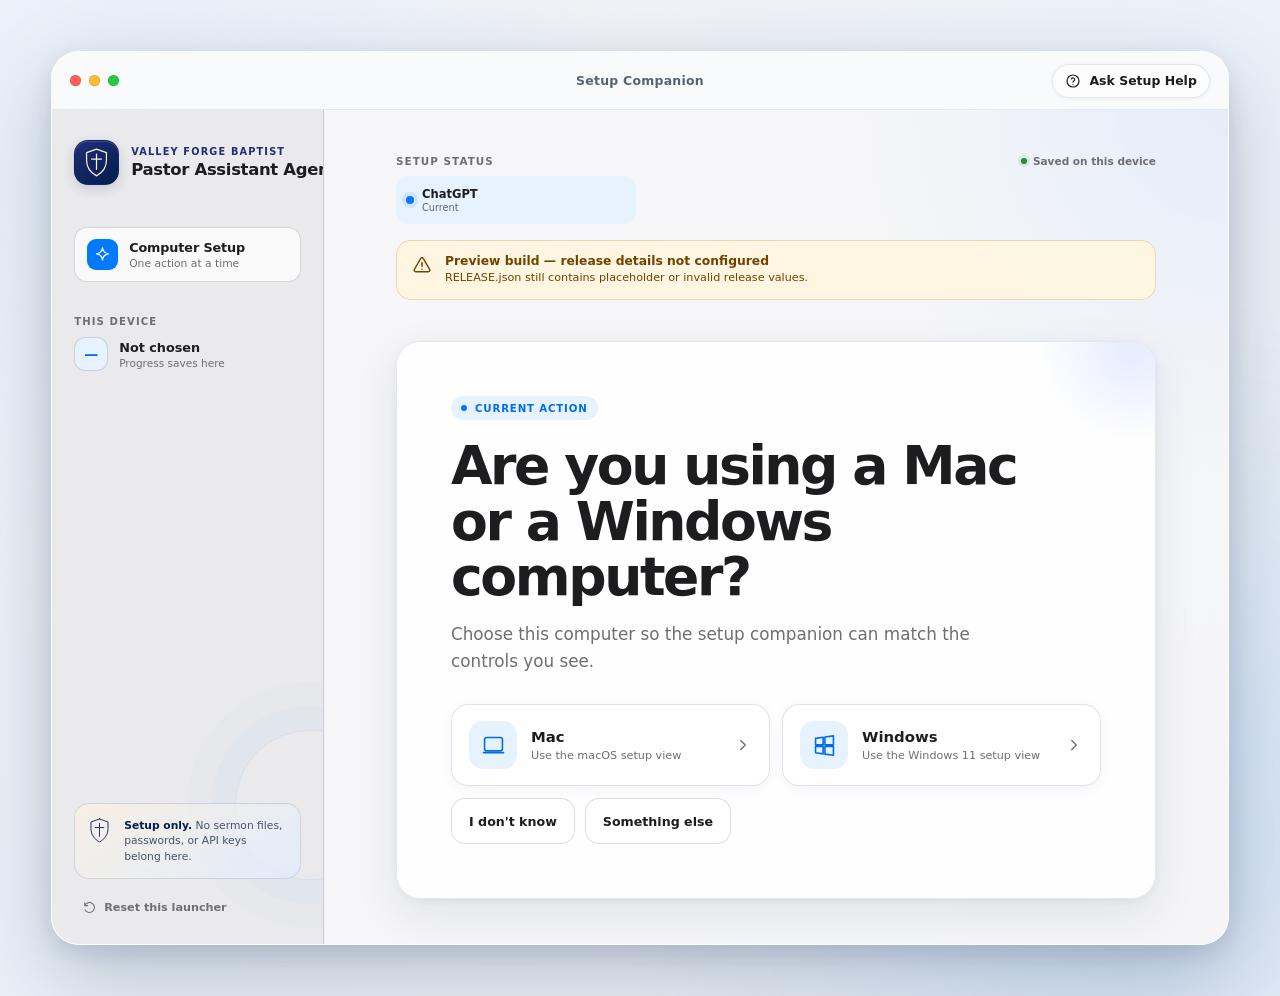
<file: index.html>
<!doctype html>
<html lang="en">
  <head>
    <meta charset="utf-8">
    <meta name="viewport" content="width=device-width, initial-scale=1">
    <meta name="robots" content="noindex">
    <meta http-equiv="refresh" content="0; url=./setup-ui/index.html">
    <title>Pastor Assistant Agent OS Setup</title>
    <script>
      window.location.replace("./setup-ui/index.html" + window.location.search + window.location.hash);
    </script>
  </head>
  <body>
    <p><a href="./setup-ui/index.html">Open Pastor Assistant Agent OS Setup</a></p>
  </body>
</html>
</file>
<file: setup-ui/styles.css>
:root {
  color-scheme: light;
  --vf-navy: #001e4b;
  --vf-royal: #232d78;
  --vf-cobalt: #4a75ff;
  --vf-sky: #e1ecff;
  --vf-cream: #f8f0e1;
  --system-bg: #f5f5f7;
  --system-panel: rgba(246, 246, 248, 0.9);
  --system-sidebar: rgba(232, 232, 234, 0.86);
  --system-card: rgba(255, 255, 255, 0.9);
  --system-text: #1d1d1f;
  --system-secondary: #6e6e73;
  --system-accent: #007aff;
  --system-accent-hover: #006ee6;
  --system-accent-soft: #e7f2ff;
  --system-line: rgba(60, 60, 67, 0.18);
  --navy: var(--system-text);
  --royal: var(--system-accent-hover);
  --cobalt: var(--system-accent);
  --sky: var(--system-accent-soft);
  --cream: var(--system-bg);
  --ink: var(--system-text);
  --ink-soft: var(--system-secondary);
  --line: var(--system-line);
  --line-strong: rgba(60, 60, 67, 0.3);
  --paper: var(--system-card);
  --success: #248a3d;
  --warning: #a05a00;
  --danger: #d70015;
  --font-display: "Niveau Grotesk", "Visby CF", "Visby", "Avenir Next", "Segoe UI Variable Display", system-ui, sans-serif;
  --font-body: "Visby CF", "Visby", "Niveau Grotesk", "Avenir Next", "Segoe UI Variable Text", system-ui, sans-serif;
  --shadow-window: 0 34px 90px rgba(0, 30, 75, 0.22), 0 8px 26px rgba(0, 30, 75, 0.12);
  --shadow-card: 0 16px 45px rgba(0, 30, 75, 0.09), 0 2px 10px rgba(0, 30, 75, 0.06);
  --radius-window: 28px;
  --radius-card: 24px;
  --radius-control: 14px;
  --ease-out: cubic-bezier(0.2, 0.8, 0.2, 1);
}

* {
  box-sizing: border-box;
}

.sr-only {
  position: absolute !important;
  width: 1px !important;
  height: 1px !important;
  padding: 0 !important;
  overflow: hidden !important;
  clip: rect(0, 0, 0, 0) !important;
  white-space: nowrap !important;
  border: 0 !important;
}

html {
  min-width: 320px;
  background: var(--cream);
  font-family: var(--font-body);
  -webkit-font-smoothing: antialiased;
}

body {
  min-height: 100vh;
  margin: 0;
  padding: clamp(18px, 4vw, 52px);
  overflow-x: hidden;
  color: var(--ink);
  background:
    radial-gradient(circle at 10% 12%, rgba(230, 239, 250, 0.94), transparent 31rem),
    radial-gradient(circle at 90% 84%, rgba(0, 122, 255, 0.13), transparent 34rem),
    linear-gradient(145deg, #f4f4f6 0%, #eaf1f8 52%, #f2f2f4 100%);
  transition: background 520ms var(--ease-out);
}

body[data-os-theme="windows"] {
  --system-bg: #f3f3f3;
  --system-panel: rgba(243, 243, 243, 0.94);
  --system-sidebar: rgba(243, 243, 243, 0.88);
  --system-card: #fbfbfb;
  --system-text: #1b1b1b;
  --system-secondary: #5d5d5d;
  --system-accent: #0067c0;
  --system-accent-hover: #005a9e;
  --system-accent-soft: #e5f1fb;
  --system-line: rgba(0, 0, 0, 0.09);
  --success: #107c10;
  --warning: #8a4f00;
  --danger: #c42b1c;
  --shadow-window: 0 24px 70px rgba(0, 30, 75, 0.18), 0 3px 14px rgba(0, 30, 75, 0.11);
  --shadow-card: 0 2px 6px rgba(0, 30, 75, 0.08);
  --radius-window: 10px;
  --radius-card: 8px;
  --radius-control: 6px;
  background:
    radial-gradient(circle at 85% 18%, rgba(0, 103, 192, 0.15), transparent 32rem),
    radial-gradient(circle at 12% 84%, rgba(220, 231, 241, 0.9), transparent 30rem),
    linear-gradient(135deg, #e7eef6 0%, #f3f3f3 46%, #e2eaf3 100%);
}

button,
textarea,
input {
  font: inherit;
}

button,
a {
  -webkit-tap-highlight-color: transparent;
}

button:not(:disabled),
a {
  cursor: pointer;
}

button:focus-visible,
a:focus-visible,
textarea:focus-visible {
  outline: 3px solid rgba(74, 117, 255, 0.38);
  outline-offset: 3px;
}

.svg-library {
  position: absolute;
  width: 0;
  height: 0;
  overflow: hidden;
}

svg {
  display: block;
  fill: none;
  stroke: currentColor;
  stroke-linecap: round;
  stroke-linejoin: round;
  stroke-width: 1.8;
}

.ambient {
  position: fixed;
  z-index: -1;
  width: 17rem;
  height: 17rem;
  border-radius: 999px;
  filter: blur(1px);
  pointer-events: none;
  opacity: 0.7;
  transition: border-radius 520ms var(--ease-out), transform 520ms var(--ease-out);
}

.ambient-one {
  top: -7rem;
  right: 12%;
  background: linear-gradient(135deg, rgba(0, 122, 255, 0.24), rgba(232, 239, 248, 0.08));
}

.ambient-two {
  bottom: -8rem;
  left: 5%;
  background: linear-gradient(135deg, rgba(246, 246, 248, 0.22), rgba(90, 123, 165, 0.14));
}

body[data-os-theme="windows"] .ambient {
  border-radius: 22%;
  transform: rotate(8deg) scale(1.08);
}

.app-window {
  position: relative;
  width: min(1180px, 100%);
  min-height: min(760px, calc(100vh - clamp(36px, 8vw, 104px)));
  margin: 0 auto;
  overflow: hidden;
  border: 1px solid rgba(255, 255, 255, 0.88);
  border-radius: var(--radius-window);
  background: var(--system-panel);
  box-shadow: var(--shadow-window);
  backdrop-filter: blur(28px) saturate(1.16);
  -webkit-backdrop-filter: blur(28px) saturate(1.16);
  transition:
    border-radius 520ms var(--ease-out),
    background 520ms var(--ease-out),
    box-shadow 520ms var(--ease-out);
}

body[data-os-theme="windows"] .app-window {
  border-color: rgba(255, 255, 255, 0.68);
  background: var(--system-panel);
  backdrop-filter: blur(38px) saturate(1.05);
  -webkit-backdrop-filter: blur(38px) saturate(1.05);
}

.titlebar {
  position: relative;
  z-index: 3;
  display: grid;
  grid-template-columns: 1fr auto 1fr;
  align-items: center;
  min-height: 58px;
  padding: 0 18px;
  border-bottom: 1px solid rgba(0, 30, 75, 0.08);
  background: rgba(255, 255, 255, 0.42);
  transition: background 520ms var(--ease-out), min-height 520ms var(--ease-out);
}

body[data-os-theme="windows"] .titlebar {
  grid-template-columns: auto 1fr auto;
  min-height: 50px;
  padding-left: 16px;
  background: rgba(241, 246, 254, 0.76);
}

.window-dots {
  display: flex;
  gap: 8px;
  justify-self: start;
}

.window-dots span {
  width: 11px;
  height: 11px;
  border-radius: 50%;
  background: #ff5f57;
  box-shadow: inset 0 0 0 0.5px rgba(0, 0, 0, 0.16);
}

.window-dots span:nth-child(2) {
  background: #febc2e;
}

.window-dots span:nth-child(3) {
  background: #28c840;
}

body[data-os-theme="windows"] .window-dots {
  width: 18px;
  height: 18px;
  display: grid;
  grid-template-columns: repeat(2, 6px);
  grid-template-rows: repeat(2, 6px);
  gap: 2px;
  margin-right: 10px;
}

body[data-os-theme="windows"] .window-dots span {
  width: 6px;
  height: 6px;
  border-radius: 1px;
  background: var(--cobalt);
  box-shadow: none;
}

body[data-os-theme="windows"] .window-dots span:first-child {
  grid-column: 1;
  grid-row: 1;
}

body[data-os-theme="windows"] .window-dots span:nth-child(2) {
  grid-column: 2;
  grid-row: 1;
}

body[data-os-theme="windows"] .window-dots span:nth-child(3) {
  grid-column: 1;
  grid-row: 2;
}

body[data-os-theme="windows"] .window-dots::after {
  content: "";
  grid-column: 2;
  grid-row: 2;
  border-radius: 1px;
  background: var(--cobalt);
}

.titlebar-name {
  margin: 0;
  color: rgba(16, 34, 60, 0.7);
  font-size: 0.78rem;
  font-weight: 700;
  letter-spacing: 0.02em;
}

body[data-os-theme="windows"] .titlebar-name {
  justify-self: start;
  font-size: 0.8rem;
  font-weight: 600;
}

.help-button {
  display: inline-flex;
  align-items: center;
  justify-self: end;
  gap: 8px;
  min-height: 34px;
  padding: 7px 12px;
  border: 1px solid rgba(0, 30, 75, 0.1);
  border-radius: 999px;
  color: var(--navy);
  background: rgba(255, 255, 255, 0.68);
  box-shadow: 0 1px 4px rgba(0, 30, 75, 0.05);
  font-size: 0.78rem;
  font-weight: 750;
  transition: transform 180ms ease, border-color 180ms ease, background 180ms ease, border-radius 520ms var(--ease-out);
}

.help-button:hover {
  transform: translateY(-1px);
  border-color: rgba(74, 117, 255, 0.35);
  background: #fff;
}

.help-button svg {
  width: 16px;
  height: 16px;
}

body[data-os-theme="windows"] .help-button {
  border-radius: 5px;
  background: rgba(255, 255, 255, 0.8);
}

.app-body {
  display: grid;
  grid-template-columns: 272px minmax(0, 1fr);
  min-height: calc(760px - 58px);
  transition: grid-template-columns 520ms var(--ease-out);
}

body[data-os-theme="windows"] .app-body {
  grid-template-columns: 248px minmax(0, 1fr);
  min-height: calc(760px - 50px);
}

.sidebar {
  position: relative;
  display: flex;
  flex-direction: column;
  padding: 30px 22px 22px;
  overflow: hidden;
  color: var(--system-text);
  border-right: 1px solid var(--system-line);
  background: var(--system-sidebar);
  transition: color 520ms var(--ease-out), background 520ms var(--ease-out), padding 520ms var(--ease-out);
}

.sidebar::after {
  content: "";
  position: absolute;
  right: -62px;
  bottom: 64px;
  width: 148px;
  height: 148px;
  border: 1px solid rgba(0, 122, 255, 0.09);
  border-radius: 50%;
  box-shadow: 0 0 0 24px rgba(0, 122, 255, 0.025), 0 0 0 48px rgba(0, 122, 255, 0.018);
  pointer-events: none;
  transition: opacity 300ms ease;
}

body[data-os-theme="windows"] .sidebar {
  padding: 25px 14px 18px;
  color: var(--system-text);
  border-right: 1px solid var(--system-line);
  background: var(--system-sidebar);
}

body[data-os-theme="windows"] .sidebar::after {
  opacity: 0;
}

.brand-lockup {
  position: relative;
  z-index: 1;
  display: flex;
  align-items: center;
  gap: 12px;
  min-width: 0;
}

.brand-mark {
  display: grid;
  flex: 0 0 auto;
  width: 45px;
  height: 45px;
  place-items: center;
  border: 1px solid rgba(0, 30, 75, 0.18);
  border-radius: 14px;
  color: var(--vf-cream);
  background: linear-gradient(145deg, var(--vf-royal), var(--vf-navy));
  box-shadow: inset 0 1px 0 rgba(255, 255, 255, 0.18), 0 4px 12px rgba(0, 30, 75, 0.16);
  transition: border-radius 520ms var(--ease-out), color 520ms var(--ease-out), background 520ms var(--ease-out);
}

.brand-mark svg {
  width: 25px;
  height: 29px;
  stroke-width: 1.6;
}

body[data-os-theme="windows"] .brand-mark {
  width: 40px;
  height: 40px;
  border-color: rgba(0, 30, 75, 0.18);
  border-radius: 7px;
  color: var(--vf-cream);
  background: linear-gradient(145deg, var(--vf-royal), var(--vf-navy));
}

.brand-lockup h1,
.brand-lockup p {
  overflow: hidden;
  margin: 0;
  text-overflow: ellipsis;
  white-space: nowrap;
}

.brand-kicker {
  margin-bottom: 3px !important;
  color: var(--vf-royal);
  font-size: 0.61rem;
  font-weight: 800;
  letter-spacing: 0.12em;
  text-transform: uppercase;
  transition: color 520ms var(--ease-out);
}

body[data-os-theme="windows"] .brand-kicker {
  color: var(--vf-royal);
}

.brand-lockup h1 {
  font-family: var(--font-display);
  font-size: 1.03rem;
  font-weight: 780;
  letter-spacing: -0.02em;
}

.sidebar-selection {
  position: relative;
  z-index: 1;
  display: flex;
  align-items: center;
  gap: 11px;
  margin-top: 42px;
  padding: 11px 12px;
  border: 1px solid var(--system-line);
  border-radius: 13px;
  background: rgba(255, 255, 255, 0.7);
  box-shadow: none;
  transition: border-radius 520ms var(--ease-out), background 520ms var(--ease-out), border-color 520ms var(--ease-out), box-shadow 520ms var(--ease-out);
}

body[data-os-theme="windows"] .sidebar-selection {
  margin-top: 34px;
  padding: 10px;
  border-color: var(--system-line);
  border-radius: 5px;
  background: rgba(255, 255, 255, 0.72);
  box-shadow: inset 3px 0 0 var(--system-accent), 0 1px 3px rgba(0, 0, 0, 0.05);
}

.selection-icon {
  display: grid;
  flex: 0 0 auto;
  width: 31px;
  height: 31px;
  place-items: center;
  border-radius: 9px;
  color: #fff;
  background: var(--system-accent);
  transition: border-radius 520ms var(--ease-out);
}

body[data-os-theme="windows"] .selection-icon {
  border-radius: 4px;
  background: var(--cobalt);
}

.selection-icon svg {
  width: 17px;
  height: 17px;
}

.sidebar-selection > span:last-child {
  display: grid;
  gap: 2px;
  min-width: 0;
}

.sidebar-selection strong {
  font-size: 0.8rem;
  letter-spacing: -0.01em;
}

.sidebar-selection small {
  color: var(--system-secondary);
  font-size: 0.67rem;
  transition: color 520ms var(--ease-out);
}

body[data-os-theme="windows"] .sidebar-selection small {
  color: var(--ink-soft);
}

.sidebar-context {
  position: relative;
  z-index: 1;
  margin-top: 34px;
}

.sidebar-label {
  margin: 0 0 10px;
  color: var(--system-secondary);
  font-size: 0.63rem;
  font-weight: 800;
  letter-spacing: 0.11em;
  text-transform: uppercase;
  transition: color 520ms var(--ease-out);
}

body[data-os-theme="windows"] .sidebar-label {
  padding-left: 8px;
  color: var(--ink-soft);
}

.device-summary {
  display: flex;
  align-items: center;
  gap: 11px;
}

body[data-os-theme="windows"] .device-summary {
  padding: 9px;
  border: 1px solid rgba(0, 30, 75, 0.08);
  border-radius: 5px;
  background: rgba(255, 255, 255, 0.52);
}

.device-symbol {
  display: grid;
  flex: 0 0 auto;
  width: 34px;
  height: 34px;
  place-items: center;
  border: 1px solid var(--system-line);
  border-radius: 11px;
  color: var(--system-accent-hover);
  background: var(--system-accent-soft);
  font-size: 0.88rem;
  font-weight: 800;
  transition: border-radius 520ms var(--ease-out), color 520ms var(--ease-out), background 520ms var(--ease-out), border-color 520ms var(--ease-out);
}

body[data-os-theme="windows"] .device-symbol {
  border-color: rgba(74, 117, 255, 0.14);
  border-radius: 4px;
  color: var(--royal);
  background: var(--sky);
}

.device-summary > span:last-child {
  display: grid;
  gap: 2px;
}

.device-summary strong {
  font-size: 0.8rem;
}

.device-summary small {
  color: var(--system-secondary);
  font-size: 0.66rem;
  transition: color 520ms var(--ease-out);
}

body[data-os-theme="windows"] .device-summary small {
  color: var(--ink-soft);
}

.sidebar-note {
  position: relative;
  z-index: 1;
  display: grid;
  grid-template-columns: 25px 1fr;
  gap: 10px;
  margin-top: auto;
  padding: 14px;
  border: 1px solid rgba(0, 30, 75, 0.12);
  border-radius: 15px;
  background: linear-gradient(145deg, rgba(248, 240, 225, 0.78), rgba(225, 236, 255, 0.8));
  transition: border-radius 520ms var(--ease-out), background 520ms var(--ease-out), border-color 520ms var(--ease-out);
}

body[data-os-theme="windows"] .sidebar-note {
  border-color: rgba(0, 30, 75, 0.08);
  border-radius: 6px;
  background: rgba(255, 255, 255, 0.52);
}

.sidebar-note svg {
  width: 21px;
  height: 25px;
  color: var(--vf-royal);
  stroke-width: 1.5;
  transition: color 520ms var(--ease-out);
}

body[data-os-theme="windows"] .sidebar-note svg {
  color: var(--royal);
}

.sidebar-note p {
  margin: 0;
  color: #46536a;
  font-size: 0.67rem;
  line-height: 1.45;
  transition: color 520ms var(--ease-out);
}

.sidebar-note strong {
  color: var(--vf-navy);
  transition: color 520ms var(--ease-out);
}

body[data-os-theme="windows"] .sidebar-note p {
  color: var(--ink-soft);
}

body[data-os-theme="windows"] .sidebar-note strong {
  color: var(--ink);
}

.reset-button {
  position: relative;
  z-index: 1;
  display: inline-flex;
  align-items: center;
  align-self: flex-start;
  gap: 7px;
  margin-top: 14px;
  padding: 7px 8px;
  border: 0;
  border-radius: 8px;
  color: var(--system-secondary);
  background: transparent;
  font-size: 0.7rem;
  font-weight: 700;
  transition: color 180ms ease, background 180ms ease;
}

.reset-button:hover {
  color: var(--system-text);
  background: rgba(0, 0, 0, 0.05);
}

body[data-os-theme="windows"] .reset-button {
  color: var(--ink-soft);
}

body[data-os-theme="windows"] .reset-button:hover {
  color: var(--navy);
  background: rgba(255, 255, 255, 0.74);
}

.reset-button svg {
  width: 15px;
  height: 15px;
}

.main-panel {
  min-width: 0;
  padding: clamp(24px, 4vw, 45px);
  background:
    radial-gradient(circle at 100% 0%, rgba(0, 122, 255, 0.07), transparent 24rem),
    rgba(246, 246, 248, 0.62);
  transition: background 520ms var(--ease-out), padding 520ms var(--ease-out);
}

body[data-os-theme="windows"] .main-panel {
  padding: clamp(24px, 3.5vw, 42px);
  background: rgba(243, 243, 243, 0.7);
}

.status-region {
  width: min(760px, 100%);
  margin: 0 auto;
}

.status-heading {
  display: flex;
  align-items: center;
  justify-content: space-between;
  gap: 16px;
  margin-bottom: 9px;
}

.status-heading p {
  margin: 0;
  color: var(--ink-soft);
  font-size: 0.65rem;
  font-weight: 820;
  letter-spacing: 0.1em;
  text-transform: uppercase;
}

#save-indicator {
  display: inline-flex;
  align-items: center;
  gap: 6px;
  color: var(--ink-soft);
  font-size: 0.66rem;
  font-weight: 650;
}

#save-indicator > span {
  width: 6px;
  height: 6px;
  border-radius: 50%;
  background: var(--success);
  box-shadow: 0 0 0 3px rgba(24, 121, 78, 0.1);
}

#save-indicator.is-unsaved > span {
  background: var(--warning);
  box-shadow: 0 0 0 3px rgba(154, 91, 0, 0.1);
}

.status-strip {
  display: grid;
  grid-template-columns: minmax(0, 240px);
  gap: 8px;
  margin: 0;
  padding: 0;
  border: 0;
  border-radius: 18px;
  list-style: none;
  background: transparent;
  box-shadow: none;
  transition: border-radius 520ms var(--ease-out), box-shadow 520ms var(--ease-out), background 520ms var(--ease-out);
}

body[data-os-theme="windows"] .status-strip {
  gap: 1px;
  padding: 0;
  overflow: hidden;
  border-radius: 6px;
  background: transparent;
  box-shadow: none;
}

.status-strip li {
  position: relative;
  display: flex;
  align-items: center;
  min-width: 0;
  gap: 8px;
  min-height: 48px;
  padding: 8px 10px;
  border-radius: 13px;
  color: var(--ink-soft);
  transition: border-radius 520ms var(--ease-out), background 520ms var(--ease-out), color 180ms ease;
}

body[data-os-theme="windows"] .status-strip li {
  min-height: 52px;
  border-radius: 0;
  border-left: 1px solid rgba(0, 30, 75, 0.07);
}

body[data-os-theme="windows"] .status-strip li:first-child {
  border-left: 0;
}

.status-strip li[data-status="chatgpt"] {
  color: var(--navy);
  background: var(--sky);
}

body[data-os-theme="windows"] .status-strip li[data-status="chatgpt"] {
  box-shadow: inset 0 -3px 0 var(--cobalt);
  background: rgba(225, 236, 255, 0.78);
}

.status-strip li > span:last-child {
  display: grid;
  min-width: 0;
  gap: 1px;
}

.status-strip strong,
.status-strip small {
  overflow: hidden;
  text-overflow: ellipsis;
  white-space: nowrap;
}

.status-strip strong {
  font-size: 0.72rem;
  font-weight: 790;
}

.status-strip small {
  color: inherit;
  font-size: 0.61rem;
  opacity: 0.66;
}

.status-dot {
  flex: 0 0 auto;
  width: 8px;
  height: 8px;
  border-radius: 50%;
  background: var(--cobalt);
  box-shadow: 0 0 0 4px rgba(74, 117, 255, 0.13);
}

.status-strip svg {
  flex: 0 0 auto;
  width: 14px;
  height: 14px;
  opacity: 0.48;
}

.configuration-alert {
  display: grid;
  grid-template-columns: 22px minmax(0, 1fr);
  gap: 11px;
  width: min(760px, 100%);
  margin: 16px auto 0;
  padding: 13px 15px;
  border: 1px solid rgba(154, 91, 0, 0.2);
  border-radius: 15px;
  color: #6f4300;
  background: rgba(255, 246, 222, 0.88);
  transition: border-radius 520ms var(--ease-out);
}

body[data-os-theme="windows"] .configuration-alert {
  border-radius: 6px;
  border-left: 4px solid #c77800;
  background: rgba(255, 248, 228, 0.92);
}

.configuration-alert[hidden] {
  display: none;
}

.configuration-alert svg {
  width: 20px;
  height: 20px;
  margin-top: 1px;
}

.configuration-alert strong {
  display: block;
  margin-bottom: 2px;
  font-size: 0.77rem;
}

.configuration-alert p {
  margin: 0;
  font-size: 0.7rem;
  line-height: 1.45;
}

.configuration-alert code {
  padding: 1px 4px;
  border-radius: 4px;
  color: #573600;
  background: rgba(154, 91, 0, 0.08);
  font-family: ui-monospace, "SFMono-Regular", Consolas, monospace;
  font-size: 0.64rem;
}

.action-stage {
  width: min(760px, 100%);
  margin: clamp(22px, 4.5vh, 42px) auto 0;
}

.action-card {
  position: relative;
  overflow: hidden;
  min-height: 390px;
  padding: clamp(28px, 5vw, 54px);
  border: 1px solid rgba(0, 30, 75, 0.1);
  border-radius: var(--radius-card);
  background: var(--paper);
  box-shadow: var(--shadow-card);
  animation: card-enter 420ms var(--ease-out) both;
  transition: border-radius 520ms var(--ease-out), box-shadow 520ms var(--ease-out), background 520ms var(--ease-out);
}

.action-card::before {
  content: "";
  position: absolute;
  top: -86px;
  right: -72px;
  width: 190px;
  height: 190px;
  border-radius: 50%;
  background: radial-gradient(circle, rgba(74, 117, 255, 0.13) 0%, rgba(225, 236, 255, 0.06) 65%, transparent 67%);
  pointer-events: none;
  transition: border-radius 520ms var(--ease-out), transform 520ms var(--ease-out);
}

body[data-os-theme="windows"] .action-card {
  border-bottom-color: rgba(0, 30, 75, 0.18);
  background: rgba(255, 255, 255, 0.86);
}

body[data-os-theme="windows"] .action-card::before {
  border-radius: 16%;
  transform: rotate(12deg);
  background: linear-gradient(135deg, rgba(74, 117, 255, 0.13), rgba(225, 236, 255, 0.03));
}

@keyframes card-enter {
  from {
    opacity: 0;
    transform: translateY(10px) scale(0.995);
  }
  to {
    opacity: 1;
    transform: none;
  }
}

.step-tag {
  position: relative;
  z-index: 1;
  display: inline-flex;
  align-items: center;
  gap: 8px;
  margin: 0 0 18px;
  padding: 6px 10px;
  border-radius: 999px;
  color: var(--royal);
  background: var(--sky);
  font-size: 0.64rem;
  font-weight: 850;
  letter-spacing: 0.08em;
  text-transform: uppercase;
  transition: border-radius 520ms var(--ease-out);
}

body[data-os-theme="windows"] .step-tag {
  border-radius: 4px;
  box-shadow: inset 3px 0 0 var(--cobalt);
}

.step-tag::before {
  content: "";
  width: 6px;
  height: 6px;
  border-radius: 50%;
  background: var(--cobalt);
}

.action-card h2 {
  position: relative;
  z-index: 1;
  max-width: 610px;
  margin: 0;
  color: var(--navy);
  font-family: var(--font-display);
  font-size: clamp(1.9rem, 4.5vw, 3.35rem);
  font-weight: 780;
  letter-spacing: -0.045em;
  line-height: 1.04;
}

body[data-os-theme="windows"] .action-card h2 {
  font-size: clamp(1.85rem, 4vw, 3rem);
  font-weight: 680;
  letter-spacing: -0.035em;
}

.action-lead {
  position: relative;
  z-index: 1;
  max-width: 580px;
  margin: 16px 0 0;
  color: var(--ink-soft);
  font-size: clamp(0.92rem, 1.6vw, 1.05rem);
  line-height: 1.58;
}

.action-controls {
  position: relative;
  z-index: 1;
  margin-top: 30px;
}

.os-options {
  display: grid;
  grid-template-columns: repeat(2, minmax(0, 1fr));
  gap: 12px;
}

.os-support-actions {
  display: flex;
  flex-wrap: wrap;
  gap: 10px;
  margin-top: 12px;
}

.os-fieldset {
  min-width: 0;
  margin: 0;
  padding: 0;
  border: 0;
}

.os-choice {
  display: grid;
  grid-template-columns: 48px minmax(0, 1fr) 18px;
  align-items: center;
  gap: 14px;
  min-height: 82px;
  padding: 15px 17px;
  border: 1px solid rgba(0, 30, 75, 0.12);
  border-radius: 17px;
  color: var(--ink);
  text-align: left;
  background: rgba(255, 255, 255, 0.78);
  box-shadow: 0 3px 12px rgba(0, 30, 75, 0.045);
  transition: transform 180ms ease, border-color 180ms ease, box-shadow 180ms ease, border-radius 520ms var(--ease-out);
}

.os-choice:has(input:focus-visible) {
  outline: 3px solid rgba(0, 122, 255, 0.35);
  outline-offset: 3px;
}

body[data-os-theme="windows"] .os-choice:has(input:focus-visible) {
  outline-color: rgba(0, 103, 192, 0.35);
}

.os-choice:hover {
  transform: translateY(-2px);
  border-color: rgba(74, 117, 255, 0.5);
  box-shadow: 0 10px 24px rgba(0, 30, 75, 0.09);
}

body[data-os-theme="windows"] .os-choice {
  border-radius: 6px;
  box-shadow: 0 1px 3px rgba(0, 30, 75, 0.06);
}

.os-icon {
  display: grid;
  width: 48px;
  height: 48px;
  place-items: center;
  border-radius: 14px;
  color: var(--royal);
  background: var(--sky);
  transition: border-radius 520ms var(--ease-out), background 180ms ease, color 180ms ease;
}

body[data-os-theme="windows"] .os-icon {
  border-radius: 5px;
}

.os-choice:hover .os-icon {
  color: #fff;
  background: var(--cobalt);
}

.os-icon svg {
  width: 25px;
  height: 25px;
}

.os-choice > span:not(.os-icon) {
  display: grid;
  gap: 3px;
}

.os-choice strong {
  font-size: 0.93rem;
}

.os-choice small {
  color: var(--ink-soft);
  font-size: 0.7rem;
}

.os-choice > svg {
  width: 18px;
  height: 18px;
  color: var(--ink-soft);
}

.pinned-message {
  overflow: hidden;
  border: 1px solid rgba(0, 30, 75, 0.11);
  border-radius: 16px;
  background: #f8faff;
  box-shadow: inset 0 1px 0 #fff;
  transition: border-radius 520ms var(--ease-out);
}

.release-identity {
  display: grid;
  grid-template-columns: 1.2fr 1fr 0.75fr;
  gap: 1px;
  margin-bottom: 16px;
  overflow: hidden;
  border: 1px solid var(--system-line);
  border-radius: 14px;
  background: var(--system-line);
  transition: border-radius 520ms var(--ease-out);
}

body[data-os-theme="windows"] .release-identity {
  border-radius: 5px;
}

.release-identity > span {
  display: grid;
  min-width: 0;
  gap: 4px;
  padding: 11px 12px;
  background: var(--system-card);
}

.release-identity small {
  color: var(--system-secondary);
  font-size: 0.59rem;
}

.release-identity strong {
  overflow: hidden;
  color: var(--system-text);
  font-size: 0.68rem;
  text-overflow: ellipsis;
  white-space: nowrap;
}

.file-button {
  position: relative;
  overflow: hidden;
}

.file-button input[type="file"] {
  position: absolute;
  inset: 0;
  width: 100%;
  height: 100%;
  opacity: 0;
  cursor: pointer;
}

.file-button:has(input:focus-visible) {
  outline: 3px solid rgba(0, 122, 255, 0.35);
  outline-offset: 3px;
}

body[data-os-theme="windows"] .file-button:has(input:focus-visible) {
  outline-color: rgba(0, 103, 192, 0.35);
}

.import-error {
  min-height: 18px;
  margin: 10px 0 0;
  color: var(--danger);
  font-size: 0.7rem;
  font-weight: 700;
  line-height: 1.45;
}

.trusted-message-label {
  display: grid;
  grid-template-columns: 25px 1fr;
  gap: 10px;
  margin-bottom: 12px;
  padding: 12px 13px;
  border: 1px solid rgba(36, 138, 61, 0.18);
  border-radius: 13px;
  color: #155d2c;
  background: rgba(233, 248, 237, 0.88);
  transition: border-radius 520ms var(--ease-out);
}

body[data-os-theme="windows"] .trusted-message-label {
  border-color: rgba(16, 124, 16, 0.2);
  border-left: 4px solid var(--success);
  border-radius: 5px;
  color: #0b5a0b;
  background: #f1faf1;
}

.trusted-message-label > svg {
  width: 21px;
  height: 25px;
  stroke-width: 1.5;
}

.trusted-message-label > span {
  display: grid;
  gap: 2px;
}

.trusted-message-label strong {
  font-size: 0.72rem;
}

.trusted-message-label small {
  color: inherit;
  font-size: 0.64rem;
  line-height: 1.45;
  opacity: 0.78;
}

body[data-os-theme="windows"] .pinned-message {
  border-radius: 6px;
  background: #f5f8fd;
}

.pinned-header {
  display: flex;
  align-items: center;
  gap: 8px;
  padding: 9px 12px;
  border-bottom: 1px solid rgba(0, 30, 75, 0.08);
  color: var(--royal);
  background: var(--sky);
  font-size: 0.65rem;
  font-weight: 820;
  letter-spacing: 0.07em;
  text-transform: uppercase;
}

.pinned-header svg {
  width: 15px;
  height: 15px;
}

.pinned-message pre {
  max-height: 150px;
  margin: 0;
  padding: 15px;
  overflow: auto;
  color: #23344d;
  font-family: ui-monospace, "SFMono-Regular", Consolas, "Liberation Mono", monospace;
  font-size: 0.7rem;
  line-height: 1.55;
  white-space: pre-wrap;
  word-break: break-word;
}

.button-row {
  display: flex;
  flex-wrap: wrap;
  align-items: center;
  gap: 11px;
  margin-top: 16px;
}

.primary-button,
.secondary-button,
.danger-button {
  display: inline-flex;
  align-items: center;
  justify-content: center;
  gap: 9px;
  min-height: 46px;
  padding: 11px 17px;
  border-radius: var(--radius-control);
  font-size: 0.79rem;
  font-weight: 800;
  text-decoration: none;
  transition: transform 180ms ease, box-shadow 180ms ease, background 180ms ease, border-radius 520ms var(--ease-out);
}

.primary-button {
  border: 1px solid var(--cobalt);
  color: #fff;
  background: linear-gradient(145deg, #557eff, #3e68ed);
  box-shadow: 0 9px 20px rgba(74, 117, 255, 0.25), inset 0 1px 0 rgba(255, 255, 255, 0.25);
}

.primary-button:hover {
  transform: translateY(-1px);
  background: linear-gradient(145deg, #6389ff, #456ff4);
  box-shadow: 0 12px 24px rgba(74, 117, 255, 0.31), inset 0 1px 0 rgba(255, 255, 255, 0.25);
}

body[data-os-theme="windows"] .primary-button {
  box-shadow: 0 1px 3px rgba(0, 30, 75, 0.18);
}

.primary-button svg,
.secondary-button svg,
.danger-button svg {
  width: 17px;
  height: 17px;
}

.primary-button.is-disabled,
.primary-button:disabled {
  cursor: not-allowed;
  transform: none;
  border-color: #a9b6cd;
  color: rgba(255, 255, 255, 0.92);
  background: #9aaac5;
  box-shadow: none;
}

.secondary-button {
  border: 1px solid rgba(0, 30, 75, 0.14);
  color: var(--navy);
  background: rgba(255, 255, 255, 0.86);
}

.secondary-button:hover {
  transform: translateY(-1px);
  border-color: rgba(74, 117, 255, 0.42);
  background: #fff;
}

.danger-button {
  border: 1px solid var(--danger);
  color: #fff;
  background: var(--danger);
}

.danger-button:hover {
  transform: translateY(-1px);
  background: #8f2330;
}

.button-note {
  margin: 9px 0 0;
  color: var(--ink-soft);
  font-size: 0.68rem;
  line-height: 1.45;
}

.copy-error {
  min-height: 18px;
  margin: 9px 0 0;
  color: var(--danger);
  font-size: 0.7rem;
  font-weight: 700;
  line-height: 1.45;
}

.handoff-visual {
  display: grid;
  width: 90px;
  height: 90px;
  margin-bottom: 25px;
  place-items: center;
  border: 1px solid rgba(74, 117, 255, 0.18);
  border-radius: 27px;
  color: var(--cobalt);
  background: linear-gradient(145deg, #fff, var(--sky));
  box-shadow: 0 15px 34px rgba(74, 117, 255, 0.14);
  transition: border-radius 520ms var(--ease-out), box-shadow 520ms var(--ease-out);
}

body[data-os-theme="windows"] .handoff-visual {
  border-radius: 8px;
  box-shadow: 0 2px 5px rgba(0, 30, 75, 0.09);
}

.handoff-visual svg {
  width: 40px;
  height: 40px;
}

.completion-note {
  display: flex;
  align-items: flex-start;
  gap: 10px;
  margin-top: 23px;
  padding: 13px 14px;
  border: 1px solid rgba(24, 121, 78, 0.14);
  border-radius: 14px;
  color: #155e3f;
  background: rgba(231, 248, 239, 0.82);
  font-size: 0.72rem;
  line-height: 1.5;
  transition: border-radius 520ms var(--ease-out);
}

body[data-os-theme="windows"] .completion-note {
  border-radius: 5px;
  border-left: 4px solid var(--success);
}

.completion-note svg {
  flex: 0 0 auto;
  width: 18px;
  height: 18px;
  margin-top: 1px;
}

.noscript-card {
  width: min(760px, 100%);
  margin: 20px auto;
  padding: 14px;
  border: 1px solid rgba(162, 44, 56, 0.2);
  border-radius: var(--radius-control);
  color: #7d2630;
  background: #fff1f2;
  font-size: 0.8rem;
}

dialog {
  color: var(--ink);
}

dialog::backdrop {
  background: rgba(0, 20, 50, 0.42);
  backdrop-filter: blur(5px);
  -webkit-backdrop-filter: blur(5px);
  animation: backdrop-enter 220ms ease both;
}

@keyframes backdrop-enter {
  from { opacity: 0; }
  to { opacity: 1; }
}

.drawer-dialog {
  width: min(460px, calc(100% - 24px));
  max-width: none;
  height: calc(100dvh - 24px);
  max-height: 850px;
  margin: 12px 12px 12px auto;
  padding: 0;
  overflow: hidden;
  border: 1px solid rgba(255, 255, 255, 0.72);
  border-radius: 24px;
  background: rgba(250, 252, 255, 0.96);
  box-shadow: -18px 0 60px rgba(0, 30, 75, 0.22);
  animation: drawer-enter 320ms var(--ease-out) both;
  transition: border-radius 520ms var(--ease-out);
}

body[data-os-theme="windows"] .drawer-dialog {
  border-radius: 8px;
  background: rgba(247, 250, 255, 0.98);
  box-shadow: -8px 0 32px rgba(0, 30, 75, 0.18);
}

@keyframes drawer-enter {
  from {
    opacity: 0;
    transform: translateX(32px);
  }
  to {
    opacity: 1;
    transform: none;
  }
}

.drawer-shell {
  height: 100%;
  padding: clamp(22px, 5vw, 34px);
  overflow-y: auto;
}

.drawer-header {
  display: flex;
  align-items: flex-start;
  justify-content: space-between;
  gap: 18px;
}

.drawer-kicker {
  margin: 0 0 4px;
  color: var(--royal);
  font-size: 0.65rem;
  font-weight: 850;
  letter-spacing: 0.1em;
  text-transform: uppercase;
}

.drawer-header h2 {
  margin: 0;
  color: var(--navy);
  font-family: var(--font-display);
  font-size: 1.65rem;
  letter-spacing: -0.035em;
}

.icon-button {
  display: grid;
  flex: 0 0 auto;
  width: 38px;
  height: 38px;
  padding: 0;
  place-items: center;
  border: 1px solid rgba(0, 30, 75, 0.1);
  border-radius: 50%;
  color: var(--ink-soft);
  background: #fff;
  transition: background 180ms ease, color 180ms ease, border-radius 520ms var(--ease-out);
}

body[data-os-theme="windows"] .icon-button {
  border-radius: 5px;
}

.icon-button:hover {
  color: var(--navy);
  background: var(--sky);
}

.icon-button svg {
  width: 18px;
  height: 18px;
}

.not-live-chat {
  display: grid;
  grid-template-columns: 28px 1fr;
  gap: 11px;
  margin-top: 26px;
  padding: 15px;
  border: 1px solid rgba(74, 117, 255, 0.15);
  border-radius: 15px;
  color: #32476a;
  background: var(--sky);
  transition: border-radius 520ms var(--ease-out);
}

body[data-os-theme="windows"] .not-live-chat {
  border-radius: 5px;
  border-left: 4px solid var(--cobalt);
}

.not-live-chat svg {
  width: 22px;
  height: 22px;
  color: var(--royal);
}

.not-live-chat p {
  margin: 0;
  font-size: 0.72rem;
  line-height: 1.5;
}

.context-card {
  display: grid;
  grid-template-columns: minmax(0, 0.75fr) minmax(0, 1.25fr);
  gap: 1px;
  margin-top: 14px;
  overflow: hidden;
  border: 1px solid rgba(0, 30, 75, 0.1);
  border-radius: 14px;
  background: rgba(0, 30, 75, 0.1);
  transition: border-radius 520ms var(--ease-out);
}

body[data-os-theme="windows"] .context-card {
  border-radius: 5px;
}

.context-card > span {
  display: grid;
  gap: 4px;
  padding: 12px;
  background: #fff;
}

.context-card small {
  color: var(--ink-soft);
  font-size: 0.62rem;
}

.context-card strong {
  overflow: hidden;
  color: var(--navy);
  font-size: 0.72rem;
  text-overflow: ellipsis;
  white-space: nowrap;
}

#help-form {
  margin-top: 26px;
}

#help-form label {
  display: block;
  margin-bottom: 8px;
  color: var(--navy);
  font-size: 0.77rem;
  font-weight: 800;
}

#help-question {
  display: block;
  width: 100%;
  min-height: 145px;
  resize: vertical;
  padding: 14px;
  border: 1px solid rgba(0, 30, 75, 0.17);
  border-radius: 14px;
  color: var(--ink);
  background: #fff;
  box-shadow: inset 0 1px 2px rgba(0, 30, 75, 0.03);
  font-size: 0.82rem;
  line-height: 1.5;
  transition: border-color 180ms ease, box-shadow 180ms ease, border-radius 520ms var(--ease-out);
}

body[data-os-theme="windows"] #help-question {
  border-radius: 5px;
}

#help-question::placeholder {
  color: #8895a8;
}

#help-question:focus {
  border-color: var(--cobalt);
  box-shadow: 0 0 0 4px rgba(74, 117, 255, 0.1);
}

#help-question[aria-invalid="true"] {
  border-color: var(--danger);
}

.field-meta {
  display: flex;
  justify-content: space-between;
  gap: 12px;
  margin-top: 7px;
}

.field-meta p,
.field-meta span {
  margin: 0;
  color: var(--ink-soft);
  font-size: 0.62rem;
  line-height: 1.4;
}

.field-error {
  min-height: 18px;
  margin: 6px 0 8px;
  color: var(--danger);
  font-size: 0.68rem;
  font-weight: 700;
}

.manual-copy-recovery {
  margin-top: 14px;
  padding: 13px;
  border: 1px solid rgba(160, 90, 0, 0.24);
  border-radius: 12px;
  background: #fff8e8;
}

body[data-os-theme="windows"] .manual-copy-recovery {
  border-radius: 5px;
}

.manual-copy-recovery[hidden] {
  display: none;
}

.manual-copy-recovery label {
  margin-bottom: 8px !important;
  color: #754200 !important;
  font-size: 0.7rem !important;
}

.manual-copy-recovery textarea {
  display: block;
  width: 100%;
  resize: vertical;
  padding: 9px;
  border: 1px solid rgba(0, 0, 0, 0.16);
  border-radius: 7px;
  color: var(--system-text);
  background: #fff;
  font-family: ui-monospace, "SFMono-Regular", Consolas, monospace;
  font-size: 0.65rem;
  line-height: 1.45;
}

.manual-copy-recovery .secondary-button {
  margin-top: 10px;
}

.help-copy-status {
  margin: 8px 0 0;
  color: var(--success);
  font-size: 0.7rem;
  font-weight: 750;
  text-align: center;
}

.help-copy-status[hidden] {
  display: none;
}

.windows-copy-key {
  display: none;
}

body[data-os-theme="windows"] .mac-copy-key {
  display: none;
}

body[data-os-theme="windows"] .windows-copy-key {
  display: inline;
}

.full-width {
  width: 100%;
}

.fallback-link {
  display: block;
  margin-top: 14px;
  color: var(--royal);
  font-size: 0.72rem;
  font-weight: 750;
  text-align: center;
}

.fallback-link[hidden] {
  display: none;
}

.confirm-dialog {
  width: min(420px, calc(100% - 32px));
  padding: 0;
  border: 1px solid rgba(255, 255, 255, 0.74);
  border-radius: 23px;
  background: rgba(255, 255, 255, 0.96);
  box-shadow: 0 30px 80px rgba(0, 30, 75, 0.28);
  animation: card-enter 260ms var(--ease-out) both;
  transition: border-radius 520ms var(--ease-out);
}

body[data-os-theme="windows"] .confirm-dialog {
  border-radius: 8px;
}

.confirm-shell {
  padding: 30px;
  text-align: center;
}

.confirm-icon {
  display: grid;
  width: 52px;
  height: 52px;
  margin: 0 auto 16px;
  place-items: center;
  border-radius: 16px;
  color: var(--royal);
  background: var(--sky);
  transition: border-radius 520ms var(--ease-out);
}

body[data-os-theme="windows"] .confirm-icon {
  border-radius: 6px;
}

.confirm-icon svg {
  width: 24px;
  height: 24px;
}

.confirm-shell h2 {
  margin: 0;
  color: var(--navy);
  font-family: var(--font-display);
  font-size: 1.35rem;
}

.confirm-shell p {
  margin: 10px 0 0;
  color: var(--ink-soft);
  font-size: 0.78rem;
  line-height: 1.5;
}

.confirm-actions {
  display: grid;
  grid-template-columns: 1fr 1fr;
  gap: 10px;
  margin-top: 24px;
}

.toast {
  position: fixed;
  z-index: 50;
  left: 50%;
  bottom: 24px;
  display: flex;
  align-items: center;
  gap: 9px;
  min-height: 44px;
  max-width: calc(100% - 32px);
  padding: 10px 15px;
  border: 1px solid rgba(255, 255, 255, 0.18);
  border-radius: 999px;
  color: #fff;
  background: rgba(0, 30, 75, 0.94);
  box-shadow: 0 12px 34px rgba(0, 30, 75, 0.28);
  font-size: 0.75rem;
  font-weight: 750;
  transform: translateX(-50%);
  animation: toast-enter 240ms var(--ease-out) both;
  transition: border-radius 520ms var(--ease-out);
}

body[data-os-theme="windows"] .toast {
  border-radius: 6px;
}

.toast[hidden] {
  display: none;
}

.toast svg {
  width: 18px;
  height: 18px;
  color: #9ff2c8;
}

@keyframes toast-enter {
  from {
    opacity: 0;
    transform: translate(-50%, 12px);
  }
  to {
    opacity: 1;
    transform: translate(-50%, 0);
  }
}

@media (max-width: 880px) {
  body {
    padding: 12px;
  }

  .app-window {
    min-height: calc(100vh - 24px);
  }

  .app-body,
  body[data-os-theme="windows"] .app-body {
    grid-template-columns: 1fr;
    min-height: 0;
  }

  .sidebar {
    display: grid;
    grid-template-columns: 1fr auto;
    gap: 14px;
    padding: 18px 20px;
  }

  body[data-os-theme="windows"] .sidebar {
    padding: 16px 18px;
  }

  .sidebar-selection,
  .sidebar-context,
  .sidebar-note {
    display: none;
  }

  .reset-button {
    align-self: center;
    justify-self: end;
    margin: 0;
  }

  .main-panel {
    padding: 24px;
  }
}

@media (max-width: 620px) {
  body {
    padding: 0;
    background: #f6f8fc;
  }

  .ambient {
    display: none;
  }

  .app-window,
  body[data-os-theme="windows"] .app-window {
    min-height: 100vh;
    border: 0;
    border-radius: 0;
    box-shadow: none;
  }

  .titlebar {
    position: sticky;
    top: 0;
    grid-template-columns: 1fr auto;
    min-height: 54px;
    padding: 0 14px;
    backdrop-filter: blur(20px);
    -webkit-backdrop-filter: blur(20px);
  }

  .window-dots {
    display: none !important;
  }

  .titlebar-name {
    justify-self: start;
  }

  .help-button span {
    display: none;
  }

  .help-button {
    width: 36px;
    height: 36px;
    padding: 0;
    border-radius: 50%;
  }

  body[data-os-theme="windows"] .help-button {
    border-radius: 5px;
  }

  .sidebar {
    padding: 15px 16px;
  }

  .brand-mark {
    width: 39px;
    height: 39px;
    border-radius: 11px;
  }

  .brand-lockup h1 {
    font-size: 0.92rem;
  }

  .brand-kicker {
    font-size: 0.55rem;
  }

  .reset-button {
    font-size: 0;
  }

  .reset-button svg {
    width: 18px;
    height: 18px;
  }

  .main-panel,
  body[data-os-theme="windows"] .main-panel {
    padding: 19px 14px 28px;
  }

  .status-heading {
    padding: 0 2px;
  }

  #save-indicator {
    font-size: 0;
  }

  .status-strip {
    gap: 4px;
    padding: 5px;
    border-radius: 14px;
  }

  body[data-os-theme="windows"] .status-strip {
    gap: 0;
    padding: 0;
    border-radius: 5px;
  }

  .status-strip li,
  body[data-os-theme="windows"] .status-strip li {
    flex-direction: column;
    justify-content: center;
    gap: 3px;
    min-height: 54px;
    padding: 7px 4px;
  }

  .status-strip li > span:last-child {
    display: grid;
    text-align: center;
  }

  .status-strip strong {
    font-size: 0.57rem;
  }

  .status-strip small {
    display: none;
  }

  .status-strip svg {
    width: 15px;
    height: 15px;
  }

  .configuration-alert {
    margin-top: 12px;
  }

  .configuration-alert p {
    overflow-wrap: anywhere;
  }

  .action-stage {
    margin-top: 16px;
  }

  .action-card {
    min-height: 380px;
    padding: 27px 22px;
    border-radius: 20px;
  }

  body[data-os-theme="windows"] .action-card {
    border-radius: 6px;
  }

  .action-card h2,
  body[data-os-theme="windows"] .action-card h2 {
    font-size: clamp(1.8rem, 10vw, 2.55rem);
  }

  .os-options {
    grid-template-columns: 1fr;
  }

  .release-identity {
    grid-template-columns: 1fr;
  }

  .os-choice {
    min-height: 72px;
  }

  .button-row {
    align-items: stretch;
    flex-direction: column;
  }

  .button-row .primary-button,
  .button-row .secondary-button {
    width: 100%;
  }

  .drawer-dialog,
  body[data-os-theme="windows"] .drawer-dialog {
    width: 100%;
    height: min(92dvh, 850px);
    margin: auto 0 0;
    border: 0;
    border-radius: 24px 24px 0 0;
    animation-name: drawer-enter-mobile;
  }

  body[data-os-theme="windows"] .drawer-dialog {
    border-radius: 8px 8px 0 0;
  }

  @keyframes drawer-enter-mobile {
    from {
      opacity: 0;
      transform: translateY(32px);
    }
    to {
      opacity: 1;
      transform: none;
    }
  }

  .drawer-shell {
    padding: 24px 20px;
  }

  .context-card {
    grid-template-columns: 1fr;
  }
}

@media (prefers-contrast: more) {
  :root {
    --line: rgba(0, 30, 75, 0.35);
    --line-strong: rgba(0, 30, 75, 0.52);
  }

  .app-window,
  .action-card,
  .status-strip,
  .os-choice,
  #help-question {
    border-color: rgba(0, 30, 75, 0.42);
  }

  .status-strip .is-locked {
    color: #31425b;
  }
}

@media (prefers-reduced-motion: reduce) {
  *,
  *::before,
  *::after {
    scroll-behavior: auto !important;
    animation-duration: 0.01ms !important;
    animation-iteration-count: 1 !important;
    transition-duration: 0.01ms !important;
  }
}
</file>
